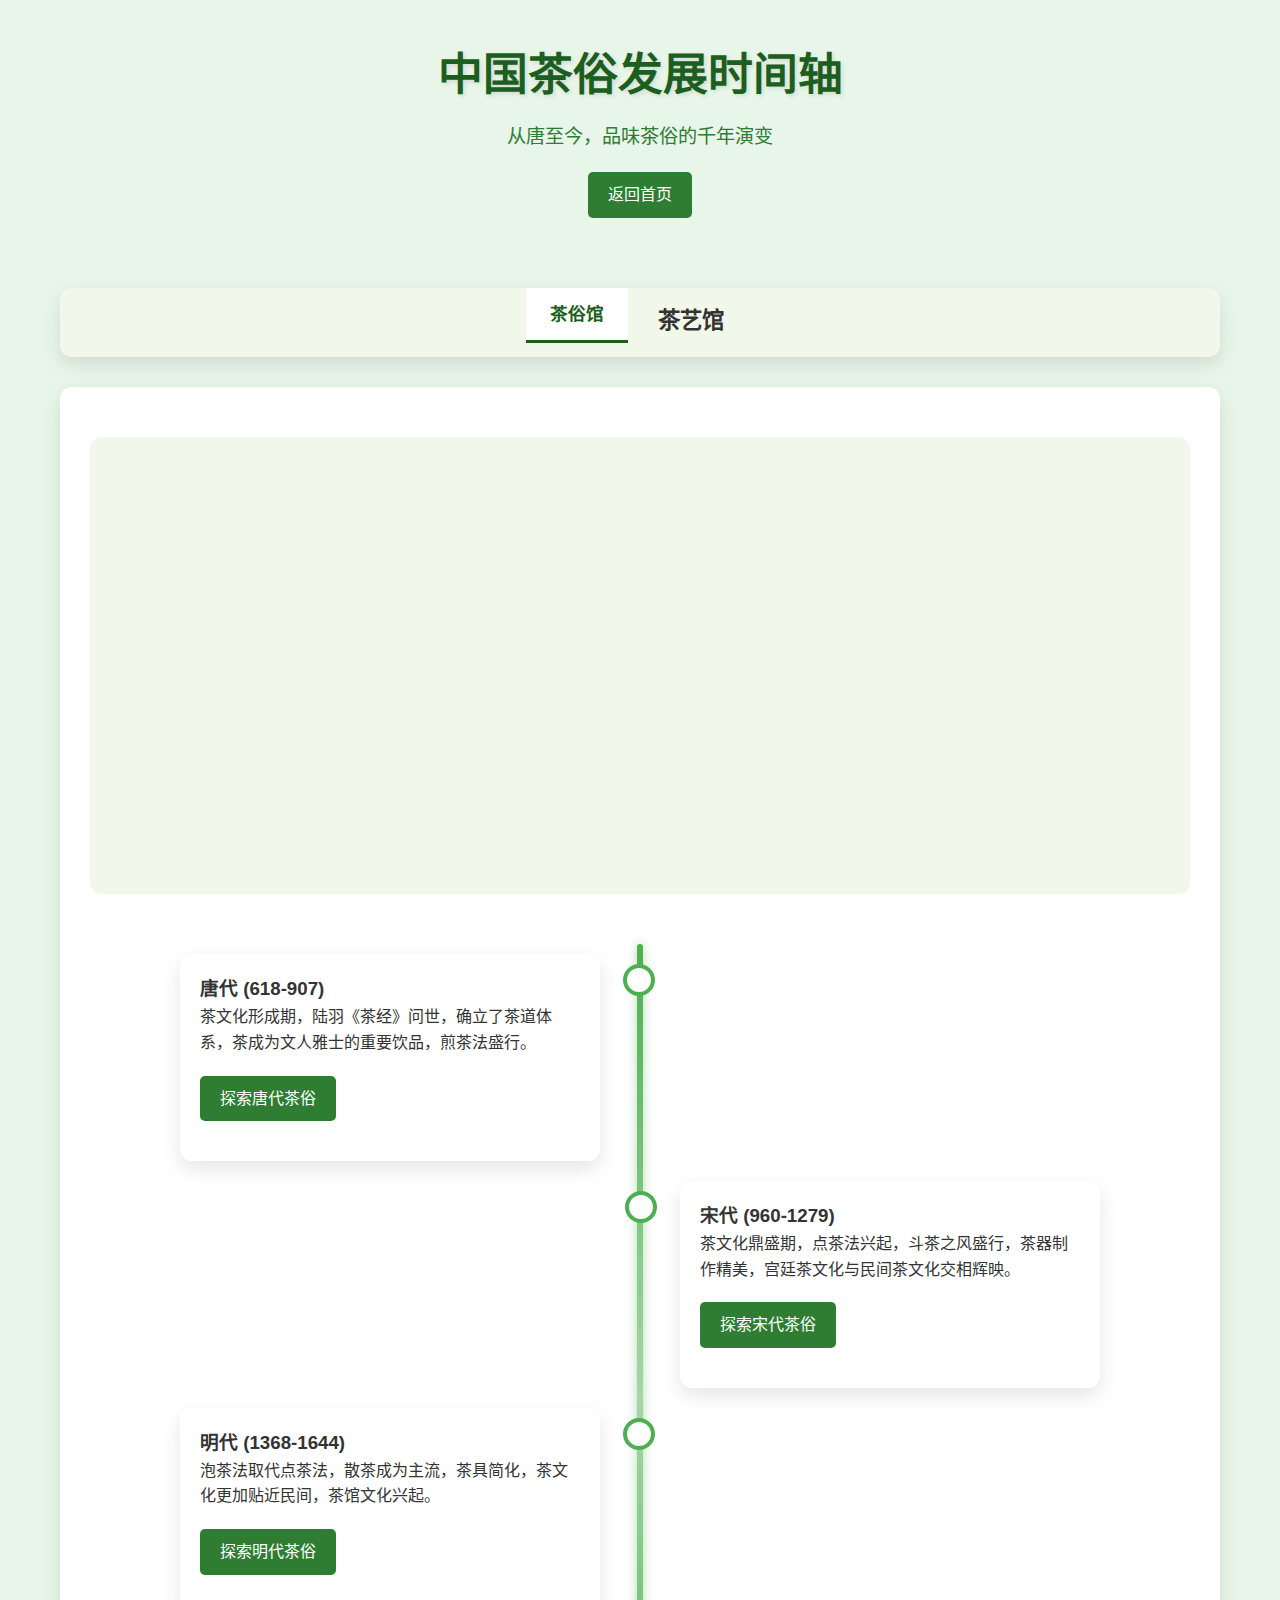
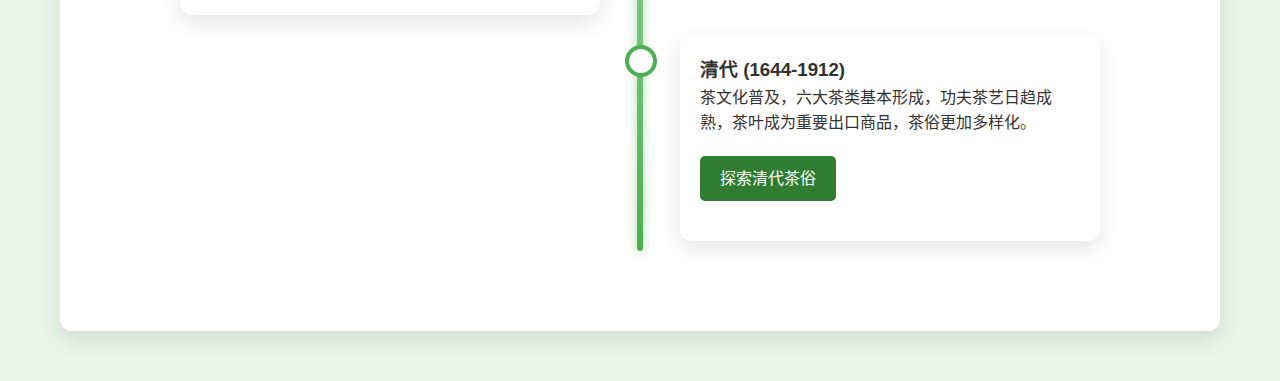
<file: tea-custom.html.html>
<!DOCTYPE html>
<html lang="zh-CN">
<head>
    <meta charset="UTF-8">
    <meta name="viewport" content="width=device-width, initial-scale=1.0">
    <title>茶语数字博物馆 - 茶俗馆</title>
    <link rel="stylesheet" href="css/main.css" type="text/css">
</head>
<body>
    <div class="container">
        <header>
            <h1>中国茶俗发展时间轴</h1>
            <p class="subtitle">从唐至今，品味茶俗的千年演变</p>
            <a href="index.html" class="back-btn">返回首页</a>
        </header>

        <div class="nav">
            <ul>
                <li><a href="tea-custom.html" class="active">茶俗馆</a></li>
                <li><a href="tea-map.html">茶艺馆</a></li>
            </ul>
        </div>

        <div class="detail-container">
            <!-- 茶俗馆主图（竖屏/横屏都自适应） -->
        
            
            <div class="video-box">
                <iframe src="https://player.bilibili.com/player.html?aid=67890&bvid=BV1yy4y1C7h1&cid=678901&page=1" scrolling="no" border="0" frameborder="no" framespacing="0" allowfullscreen="true"></iframe>
            </div>
            
            <div class="timeline">
                <!-- 唐代：跳转tang-detail.html -->
                <div class="timeline-item left">
                    <div class="timeline-content">
                        <h3>唐代 (618-907)</h3>
                        <p>茶文化形成期，陆羽《茶经》问世，确立了茶道体系，茶成为文人雅士的重要饮品，煎茶法盛行。</p>
                        <a href="tang-detail.html" class="back-btn">探索唐代茶俗</a>
                    </div>
                </div>
                <!-- 宋代：跳转song-detail.html -->
                <div class="timeline-item right">
                    <div class="timeline-content">
                        <h3>宋代 (960-1279)</h3>
                        <p>茶文化鼎盛期，点茶法兴起，斗茶之风盛行，茶器制作精美，宫廷茶文化与民间茶文化交相辉映。</p>
                        <a href="song-detail.html" class="back-btn">探索宋代茶俗</a>
                    </div>
                </div>
                <!-- 明代：跳转ming-detail.html -->
                <div class="timeline-item left">
                    <div class="timeline-content">
                        <h3>明代 (1368-1644)</h3>
                        <p>泡茶法取代点茶法，散茶成为主流，茶具简化，茶文化更加贴近民间，茶馆文化兴起。</p>
                        <a href="ming-detail.html" class="back-btn">探索明代茶俗</a>
                    </div>
                </div>
                <!-- 清代：跳转qing-detail.html -->
                <div class="timeline-item right">
                    <div class="timeline-content">
                        <h3>清代 (1644-1912)</h3>
                        <p>茶文化普及，六大茶类基本形成，功夫茶艺日趋成熟，茶叶成为重要出口商品，茶俗更加多样化。</p>
                        <a href="qing-detail.html" class="back-btn">探索清代茶俗</a>
                    </div>
                </div>
            </div>
        </div>
    </div>
</body>
</html>
</file>
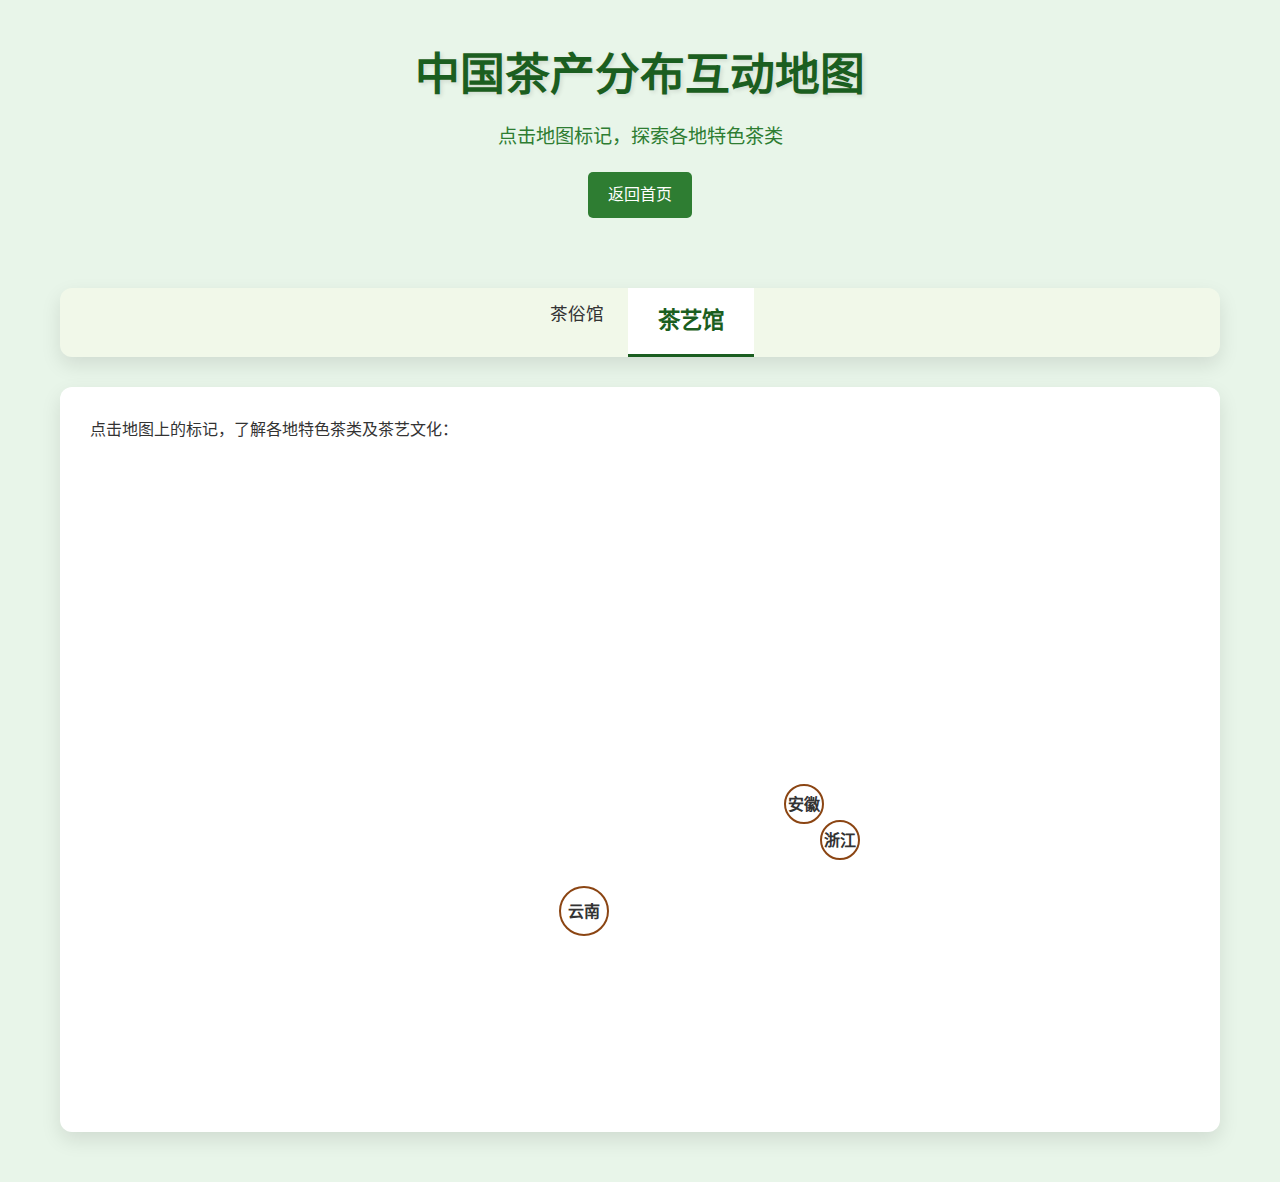
<file: tea-map.html.html>
<!DOCTYPE html>
<html lang="zh-CN">
<head>
    <meta charset="UTF-8">
    <meta name="viewport" content="width=device-width, initial-scale=1.0">
    <title>茶语数字博物馆 - 茶艺馆</title>
    <link rel="stylesheet" href="css/main.css" type="text/css">
    <style>
        /* 核心：让容器完全贴合地图图片，作为定位基准 */
        .china-map-wrapper {
            width: 100%;
            max-width: 900px; /* 地图最大宽度 */
            margin: 20px auto;
        }
        .china-map {
            position: relative; /* 唯一的定位参考容器 */
            width: 100%;
            /* 关键：匹配中国地图的宽高比（常见地图比例 900:600 = 3:2） */
            aspect-ratio: 3 / 2; 
            background-image: url('https://pic.rmb.bdstatic.com/bjh/events/4eb951d35e9cb9c0d2e86a5a810876855343.jpeg@h_1280');
            background-size: contain; /* 保持图片比例，不拉伸 */
            background-repeat: no-repeat;
            background-position: center center;
        }
        /* 省份按钮：使用百分比定位（核心！），基于地图图片容器 */
        .region {
            position: absolute; /* 仅相对于父容器.china-map定位 */
            display: flex;
            align-items: center;
            justify-content: center;
            background-color: rgba(255, 255, 255, 0.85);
            border-radius: 50%;
            text-decoration: none;
            color: #333;
            font-weight: bold;
            cursor: pointer;
            transition: all 0.3s ease;
            border: 2px solid #8B4513;
            z-index: 5;
            /* 固定按钮尺寸，不随容器缩放 */
            width: 40px;
            height: 40px;
        }
        /* 云南按钮：百分比定位 - 贴合地图上云南位置 */
        .region.yunnan {
            top: 69%;    /* 距离容器顶部42% */
            left: 41%;   /* 距离容器左侧35% */
            width: 50px;
            height: 50px;
        }
        /* 浙江按钮：百分比定位 - 贴合地图上浙江位置 */
        .region.zhejiang {
            top: 58%;    /* 距离容器顶部28% */
            left: 70%;   /* 距离容器左侧75% */
        }
        /* 安徽按钮：百分比定位 - 贴合地图上安徽位置 */
        .region.anhui {
            top: 52%;    /* 距离容器顶部32% */
            left: 66%;   /* 距离容器左侧68% */
        }
        /* 悬浮效果保留 */
        .region:hover {
            background-color: rgba(205, 133, 63, 0.9);
            color: white;
            transform: scale(1.1);
        }
        .region-details {
            display: none;
            position: absolute;
            top: -110px;
            left: 50%;
            transform: translateX(-50%);
            width: 220px;
            padding: 12px;
            background-color: white;
            border: 1px solid #ddd;
            border-radius: 8px;
            box-shadow: 0 4px 12px rgba(0,0,0,0.15);
            z-index: 10;
            font-size: 14px;
        }
        .region:hover .region-details {
            display: block;
        }
        .region-details h3 {
            margin: 0 0 8px 0;
            color: #8B4513;
            font-size: 16px;
        }
        .region-details p {
            margin: 0 0 8px 0;
            color: #666;
        }
        .region-details span {
            color: #8B4513;
            font-size: 13px;
            text-decoration: underline;
        }
    </style>
</head>
<body>
    <div class="container">
        <header>
            <h1>中国茶产分布互动地图</h1>
            <p class="subtitle">点击地图标记，探索各地特色茶类</p>
            <a href="index.html" class="back-btn">返回首页</a>
        </header>

        <div class="nav">
            <ul>
                <li><a href="tea-custom.html">茶俗馆</a></li>
                <li><a href="tea-map.html" class="active">茶艺馆</a></li>
            </ul>
        </div>

        <div class="detail-container">
            <p>点击地图上的标记，了解各地特色茶类及茶艺文化：</p>
            
            <div class="china-map-wrapper">
                <div class="china-map">
                    <!-- 浙江按钮：基于图片百分比定位 -->
                    <a href="zhejiang-detail.html" class="region zhejiang">
                        浙江
                        <div class="region-details">
                            <h3>浙江</h3>
                            <p>著名茶类：龙井茶、安吉白茶、径山茶</p>
                            <span>查看详情</span>
                        </div>
                    </a>
                    <!-- 云南按钮：基于图片百分比定位 -->
                    <a href="yunnan-detail.html" class="region yunnan">
                        云南
                        <div class="region-details">
                            <h3>云南</h3>
                            <p>著名茶类：普洱茶、滇红、月光白</p>
                            <span>查看详情</span>
                        </div>
                    </a>
                    <!-- 安徽按钮：基于图片百分比定位 -->
                    <a href="anhui-detail.html" class="region anhui">
                        安徽
                        <div class="region-details">
                            <h3>安徽</h3>
                            <p>著名茶类：黄山毛峰、祁门红茶、六安瓜片</p>
                            <span>查看详情</span>
                        </div>
                    </a>
                </div>
            </div>
        </div>
    </div>
</body>
</file>
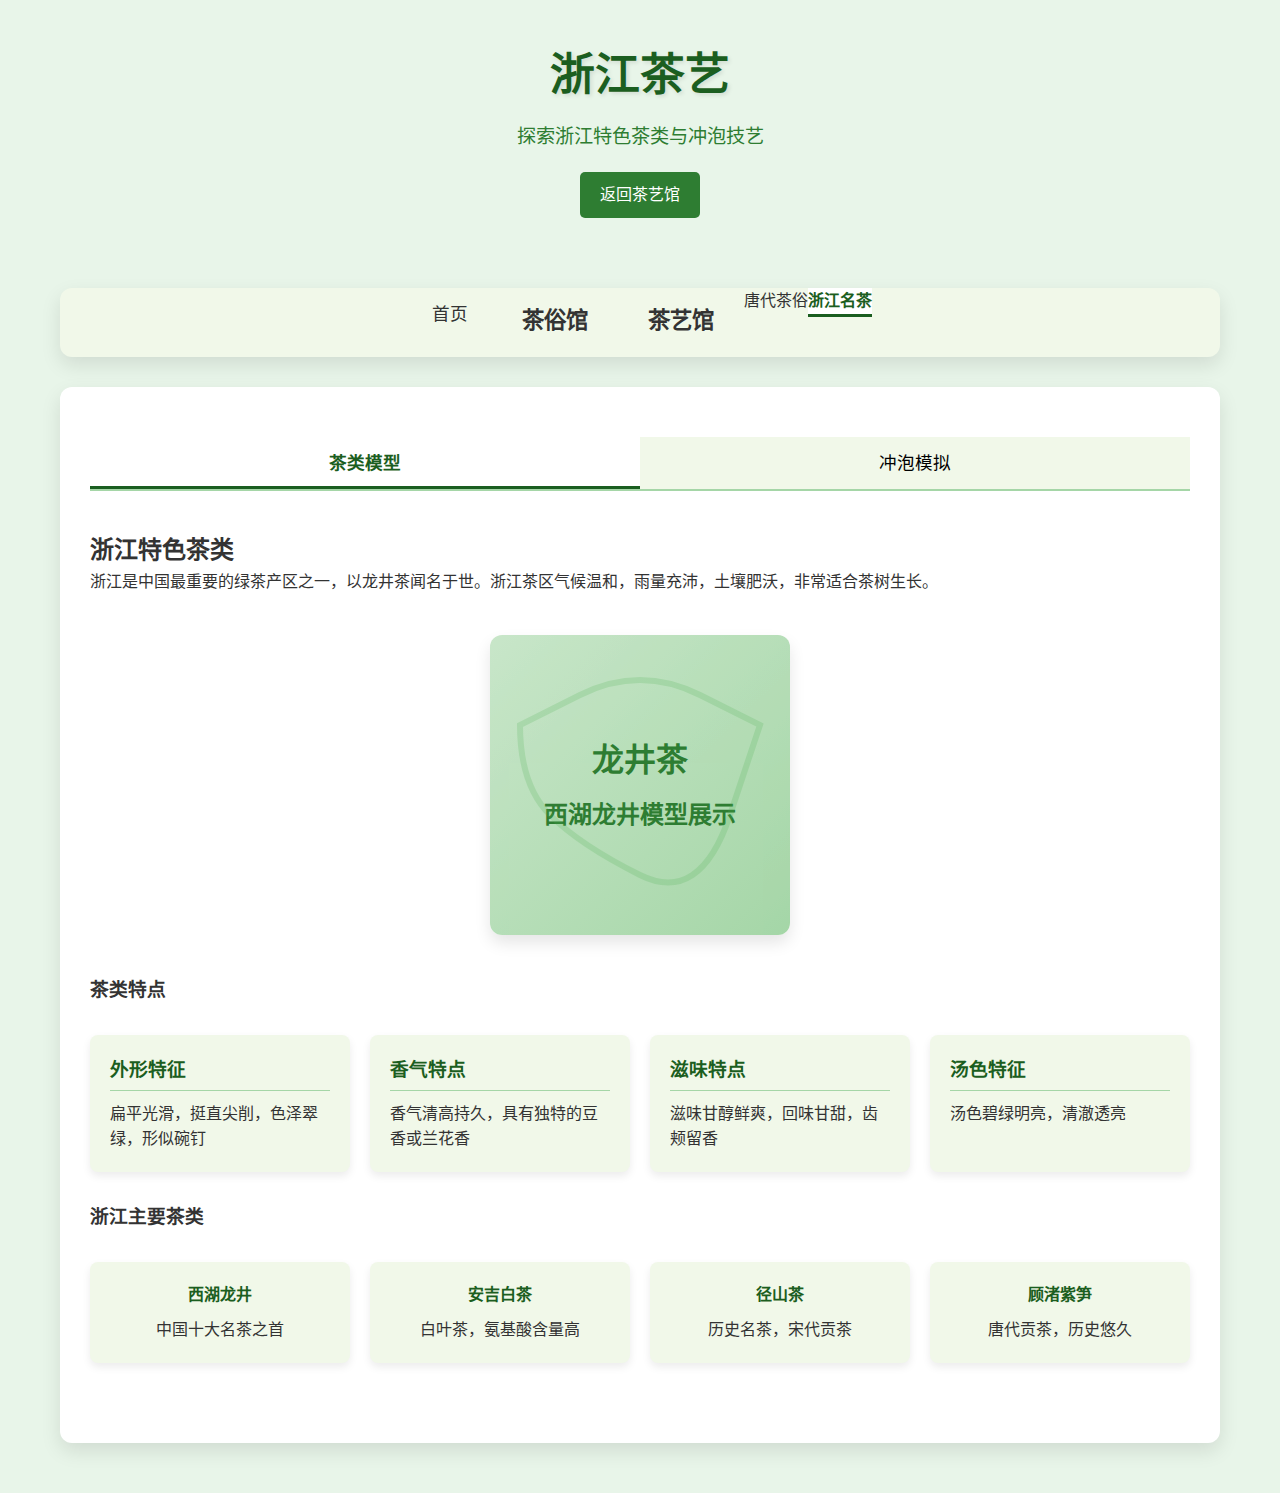
<file: zhejiang-detail.html.html>
<!DOCTYPE html>
<html lang="zh-CN">
<head>
    <meta charset="UTF-8">
    <meta name="viewport" content="width=device-width, initial-scale=1.0">
    <title>浙江茶艺 - 茶语数字博物馆</title>
    <link rel="stylesheet" href="css/main.css" type="text/css">
</head>
<body>
    <div class="container">
        <header>
            <h1>浙江茶艺</h1>
            <p class="subtitle">探索浙江特色茶类与冲泡技艺</p>
            <a href="tea-map.html" class="back-btn">返回茶艺馆</a>
        </header>
        
        <!-- 导航栏 -->
        <div class="nav">
            <ul>
                <li><a href="index.html">首页</a></li>
                <li><a href="tea-custom.html">茶俗馆</a></li>
                <li><a href="tea-map.html">茶艺馆</a></li>
                <li><a href="tang-detail.html">唐代茶俗</a></li>
                <li><a href="zhejiang-detail.html" class="active">浙江名茶</a></li>
            </ul>
        </div>
        
        <div class="detail-container">
            <div class="detail-nav">
                <button class="nav-item active" data-target="tea-model">茶类模型</button>
                <button class="nav-item" data-target="brewing">冲泡模拟</button>
            </div>
            
            <div id="tea-model" class="content-section active">
                <h2>浙江特色茶类</h2>
                <p>浙江是中国最重要的绿茶产区之一，以龙井茶闻名于世。浙江茶区气候温和，雨量充沛，土壤肥沃，非常适合茶树生长。</p>
                
                <div class="tea-model-container">
                    <div class="tea-model">
                        <div class="tea-model-name">龙井茶</div>
                        <div>西湖龙井模型展示</div>
                    </div>
                </div>
                
                <h3>茶类特点</h3>
                <div class="tea-characteristics">
                    <div class="characteristic-card">
                        <h3>外形特征</h3>
                        <p>扁平光滑，挺直尖削，色泽翠绿，形似碗钉</p>
                    </div>
                    <div class="characteristic-card">
                        <h3>香气特点</h3>
                        <p>香气清高持久，具有独特的豆香或兰花香</p>
                    </div>
                    <div class="characteristic-card">
                        <h3>滋味特点</h3>
                        <p>滋味甘醇鲜爽，回味甘甜，齿颊留香</p>
                    </div>
                    <div class="characteristic-card">
                        <h3>汤色特征</h3>
                        <p>汤色碧绿明亮，清澈透亮</p>
                    </div>
                </div>
                
                <h3>浙江主要茶类</h3>
                <div class="tea-varieties">
                    <div class="variety-card">
                        <div class="variety-name">西湖龙井</div>
                        <p>中国十大名茶之首</p>
                    </div>
                    <div class="variety-card">
                        <div class="variety-name">安吉白茶</div>
                        <p>白叶茶，氨基酸含量高</p>
                    </div>
                    <div class="variety-card">
                        <div class="variety-name">径山茶</div>
                        <p>历史名茶，宋代贡茶</p>
                    </div>
                    <div class="variety-card">
                        <div class="variety-name">顾渚紫笋</div>
                        <p>唐代贡茶，历史悠久</p>
                    </div>
                </div>
            </div>
            
            <div id="brewing" class="content-section">
                <h2>浙江茶冲泡方法</h2>
                <p>浙江以绿茶为主，冲泡方法讲究保持茶叶的鲜爽和清香。以下以龙井茶为例，介绍其冲泡技艺。</p>
                
                <h3>冲泡步骤</h3>
                <div class="brewing-steps">
                    <div class="step">
                        <div class="step-number">1</div>
                        <div class="step-content">
                            <h4>温杯</h4>
                            <p>用80-85℃的热水冲洗玻璃杯，提高杯温，有利于茶叶香气散发。</p>
                        </div>
                    </div>
                    <div class="step">
                        <div class="step-number">2</div>
                        <div class="step-content">
                            <h4>置茶</h4>
                            <p>根据杯子大小置入适量茶叶，一般200ml杯子置茶3-5克。</p>
                        </div>
                    </div>
                    <div class="step">
                        <div class="step-number">3</div>
                        <div class="step-content">
                            <h4>润茶</h4>
                            <p>注入少量热水，刚好浸没茶叶，轻轻摇晃杯子，使茶叶充分浸润。</p>
                        </div>
                    </div>
                    <div class="step">
                        <div class="step-number">4</div>
                        <div class="step-content">
                            <h4>冲泡</h4>
                            <p>采用"凤凰三点头"的手法高冲注水，使茶叶在水中翻滚。注水至七分满。</p>
                        </div>
                    </div>
                    <div class="step">
                        <div class="step-number">5</div>
                        <div class="step-content">
                            <h4>品饮</h4>
                            <p>先闻香，再观色，后品味。龙井茶一般可冲泡3次，每次品味不同的香气层次。</p>
                        </div>
                    </div>
                </div>
                
                <div class="highlight">
                    <p>冲泡龙井茶宜用80-85℃水温，使用透明玻璃杯可欣赏茶叶在水中舒展的美态。优质龙井茶可冲泡3次，每一泡都有不同的风味特点。</p>
                </div>
                
                <h3>冲泡要点</h3>
                <ul>
                    <li>水质：以虎跑泉水为佳，其次山泉水</li>
                    <li>水温：80-85℃，避免使用沸水</li>
                    <li>茶具：透明玻璃杯最佳，便于观赏</li>
                    <li>时间：第一泡1-2分钟，后续适当延长</li>
                </ul>
            </div>
        </div>
    </div>
    
    <script>
        // 切换内容标签
        document.querySelectorAll('.nav-item').forEach(item => {
            item.addEventListener('click', function() {
                document.querySelectorAll('.nav-item').forEach(nav => nav.classList.remove('active'));
                document.querySelectorAll('.content-section').forEach(section => section.classList.remove('active'));
                this.classList.add('active');
                const targetId = this.getAttribute('data-target');
                document.getElementById(targetId).classList.add('active');
            });
        });
    </script>
</body>
</html>
</file>
<file: css/main.css>
/* 全局重置与基础样式 */
* {
    margin: 0;
    padding: 0;
    box-sizing: border-box;
    font-family: 'Microsoft YaHei', sans-serif;
}

body {
    background-color: #e8f5e9;
    color: #333;
    line-height: 1.6;
}

.container {
    max-width: 1200px;
    width: 100%;
    margin: 0 auto;
    padding: 20px;
}

header {
    text-align: center;
    padding: 20px 0;
    margin-bottom: 30px;
}

h1 {
    color: #1b5e20;
    font-size: 2.8rem;
    margin-bottom: 10px;
    font-family: "楷体", "STKaiti", serif;
    text-shadow: 2px 2px 4px rgba(0, 0, 0, 0.1);
}

.subtitle {
    color: #2e7d32;
    font-size: 1.2rem;
}

/* 导航栏：仅保留3个选项，茶俗馆/茶艺馆放大 */
.nav {
    background-color: #f1f8e9;
    padding: 0;
    margin-bottom: 30px;
    border-radius: 12px;
    box-shadow: 0 8px 20px rgba(0, 0, 0, 0.1);
}

.nav ul {
    list-style: none;
    display: flex;
    justify-content: center;
    gap: 0;
}

.nav li:first-child a {
    flex: 1;
    font-size: 1.1rem;
    padding: 12px 24px;
}

.nav li:nth-child(2) a, .nav li:nth-child(3) a {
    flex: 2;
    font-size: 1.4rem;
    padding: 15px 30px;
    font-weight: bold;
}

.nav a {
    display: block;
    color: #333;
    text-decoration: none;
    border-bottom: 3px solid transparent;
    transition: all 0.3s;
    text-align: center;
}

.nav a.active {
    background-color: white;
    border-bottom: 3px solid #1b5e20;
    color: #1b5e20;
    font-weight: bold;
}

.nav a:hover {
    background-color: #e8f5e9;
}

.back-btn {
    display: inline-block;
    margin: 20px 0;
    padding: 10px 20px;
    background-color: #2e7d32;
    color: white;
    text-decoration: none;
    border-radius: 5px;
    transition: background-color 0.3s;
}

.back-btn:hover {
    background-color: #1b5e20;
}

.detail-container {
    background-color: white;
    border-radius: 12px;
    padding: 30px;
    margin: 30px 0;
    box-shadow: 0 8px 20px rgba(0, 0, 0, 0.1);
}

.detail-nav {
    display: flex;
    margin-bottom: 30px;
    border-bottom: 2px solid #a5d6a7;
}

.nav-item {
    padding: 12px 24px;
    background-color: #f1f8e9;
    border: none;
    border-bottom: 3px solid transparent;
    cursor: pointer;
    font-size: 1.1rem;
    transition: all 0.3s;
    flex: 1;
    text-align: center;
}

.nav-item.active {
    background-color: white;
    border-bottom: 3px solid #1b5e20;
    color: #1b5e20;
    font-weight: bold;
}

.content-section {
    display: none;
    padding: 20px;
}

.content-section.active {
    display: block;
}

/* 图片容器自适应：去掉固定高度，边框随图片大小变化 */
.img-box {
    max-width: 100%; /* 最大宽度不溢出 */
    border-radius: 12px;
    overflow: hidden;
    margin: 20px 0;
    box-shadow: 0 4px 8px rgba(0, 0, 0, 0.1);
}

.img-box img {
    width: 100%; /* 宽度铺满容器 */
    height: auto; /* 高度随图片比例自适应 */
    object-fit: contain; /* 完整显示图片，不裁剪 */
}

/* 视频容器：保留响应式，不强制固定高度 */
.video-box {
    max-width: 100%;
    border-radius: 12px;
    overflow: hidden;
    margin: 20px 0;
    background-color: #f1f8e9;
}

.video-box iframe {
    width: 100%;
    min-height: 450px; /* 最小高度保证显示，可随视频比例调整 */
    border: none;
}

/* 茶类模型容器 */
.tea-model-container {
    display: flex;
    flex-direction: column;
    align-items: center;
    margin: 20px 0;
}

.tea-model {
    width: 300px;
    height: 300px;
    background: linear-gradient(135deg, #c8e6c9, #a5d6a7);
    border-radius: 12px;
    margin: 20px 0;
    display: flex;
    flex-direction: column;
    align-items: center;
    justify-content: center;
    color: #2e7d32;
    font-weight: bold;
    font-size: 1.5rem;
    box-shadow: 0 8px 16px rgba(0, 0, 0, 0.1);
    position: relative;
    overflow: hidden;
}

.tea-model::before {
    content: '';
    position: absolute;
    top: 0;
    left: 0;
    width: 100%;
    height: 100%;
    background: url('data:image/svg+xml;utf8,<svg xmlns="http://www.w3.org/2000/svg" width="100" height="100" viewBox="0 0 100 100"><path d="M30,20 Q50,10 70,20 T90,30 T80,60 T50,80 T20,60 T10,30 Z" fill="none" stroke="%234caf50" stroke-width="2"/></svg>') center/contain no-repeat;
    opacity: 0.2;
}

.tea-model-name {
    font-size: 2rem;
    margin-bottom: 10px;
    font-family: "楷体", "STKaiti", serif;
}

.tea-characteristics {
    display: grid;
    grid-template-columns: repeat(auto-fit, minmax(250px, 1fr));
    gap: 20px;
    margin: 30px 0;
}

.characteristic-card {
    background-color: #f1f8e9;
    padding: 20px;
    border-radius: 8px;
    box-shadow: 0 4px 8px rgba(0, 0, 0, 0.08);
}

.characteristic-card h3 {
    color: #1b5e20;
    margin-bottom: 10px;
    border-bottom: 1px solid #a5d6a7;
    padding-bottom: 5px;
}

.brewing-steps {
    margin: 30px 0;
}

.step {
    display: flex;
    margin-bottom: 20px;
    align-items: flex-start;
}

.step-number {
    background-color: #4caf50;
    color: white;
    width: 40px;
    height: 40px;
    border-radius: 50%;
    display: flex;
    align-items: center;
    justify-content: center;
    margin-right: 15px;
    flex-shrink: 0;
}

.step-content {
    flex: 1;
}

.highlight {
    background-color: #f1f8e9;
    padding: 15px;
    border-left: 4px solid #4caf50;
    margin: 20px 0;
}

.tea-varieties {
    display: grid;
    grid-template-columns: repeat(auto-fit, minmax(200px, 1fr));
    gap: 20px;
    margin: 30px 0;
}

.variety-card {
    background-color: #f1f8e9;
    border-radius: 8px;
    padding: 20px;
    text-align: center;
    box-shadow: 0 4px 8px rgba(0, 0, 0, 0.08);
    transition: transform 0.3s;
}

.variety-card:hover {
    transform: translateY(-5px);
}

.variety-name {
    font-weight: bold;
    color: #1b5e20;
    margin-bottom: 10px;
}

/* 时间轴样式 */
.timeline {
    position: relative;
    max-width: 1000px;
    margin: 50px auto;
}

.timeline::before {
    content: '';
    position: absolute;
    width: 6px;
    background: linear-gradient(to bottom, #4caf50, #a5d6a7, #4caf50);
    top: 0;
    bottom: 0;
    left: 50%;
    margin-left: -3px;
    border-radius: 10px;
    box-shadow: 0 0 10px rgba(76, 175, 80, 0.5);
}

.timeline-item {
    padding: 10px 40px;
    position: relative;
    width: 50%;
    box-sizing: border-box;
}

.timeline-item.left {
    left: 0;
}

.timeline-item.right {
    left: 50%;
}

.timeline-content {
    padding: 20px;
    background-color: white;
    border-radius: 12px;
    box-shadow: 0 8px 20px rgba(0, 0, 0, 0.1);
    transition: all 0.3s ease;
}

.timeline-item::after {
    content: '';
    position: absolute;
    width: 24px;
    height: 24px;
    background-color: white;
    border: 4px solid #4caf50;
    border-radius: 50%;
    top: 20px;
    z-index: 1;
    transition: all 0.3s ease;
}

.timeline-item.left::after {
    right: -15px;
}

.timeline-item.right::after {
    left: -15px;
}

/* 茶艺馆地图：自适应大小 */
.china-map {
    position: relative;
    max-width: 100%;
    height: auto;
    min-height: 400px; /* 最小高度保证地图显示 */
    margin: 30px auto;
    background-image: url("https://picsum.photos/800/500?china-tea-map");
    background-size: contain;
    background-repeat: no-repeat;
    background-position: center;
}

.region {
    position: absolute;
    border-radius: 50%;
    background-color: #4caf50;
    cursor: pointer;
    display: flex;
    align-items: center;
    justify-content: center;
    color: white;
    font-weight: bold;
    transition: all 0.3s ease;
    text-decoration: none;
}

.region:hover {
    transform: scale(1.2);
    background-color: #2e7d32;
    box-shadow: 0 6px 12px rgba(0, 0, 0, 0.3);
    z-index: 10;
}

.region-details {
    position: absolute;
    bottom: 100%;
    left: 50%;
    transform: translateX(-50%);
    width: 200px;
    padding: 10px;
    background-color: white;
    border-radius: 5px;
    box-shadow: 0 0 10px rgba(0,0,0,0.2);
    opacity: 0;
    visibility: hidden;
    transition: all 0.3s ease;
}

.region:hover .region-details {
    opacity: 1;
    visibility: visible;
    bottom: 120%;
}

/* 响应式适配 */
@media (max-width: 768px) {
    .container {
        padding: 10px;
    }

    .timeline::before {
        left: 31px;
    }

    .timeline-item {
        width: 100%;
        padding-left: 70px;
        padding-right: 25px;
    }

    .timeline-item.left::after, .timeline-item.right::after {
        left: 21px;
    }

    .timeline-item.right {
        left: 0;
    }

    .china-map {
        min-height: 250px;
    }

    .nav ul {
        flex-wrap: wrap;
    }

    h1 {
        font-size: 2rem;
    }

    .video-box iframe {
        min-height: 200px;
    }
}

/* 朝代详情页模块导航样式 */
.detail-nav {
    display: flex;
    margin: 20px 0;
    border-bottom: 2px solid #a5d6a7;
}

.nav-item {
    padding: 12px 24px;
    background-color: #f1f8e9;
    border: none;
    border-bottom: 3px solid transparent;
    cursor: pointer;
    font-size: 1.1rem;
    transition: all 0.3s;
    flex: 1;
    text-align: center;
}

.nav-item.active {
    background-color: white;
    border-bottom: 3px solid #1b5e20;
    color: #1b5e20;
    font-weight: bold;
}

.content-section {
    display: none;
    padding: 20px 0;
}

.content-section.active {
    display: block;
}
</file>
